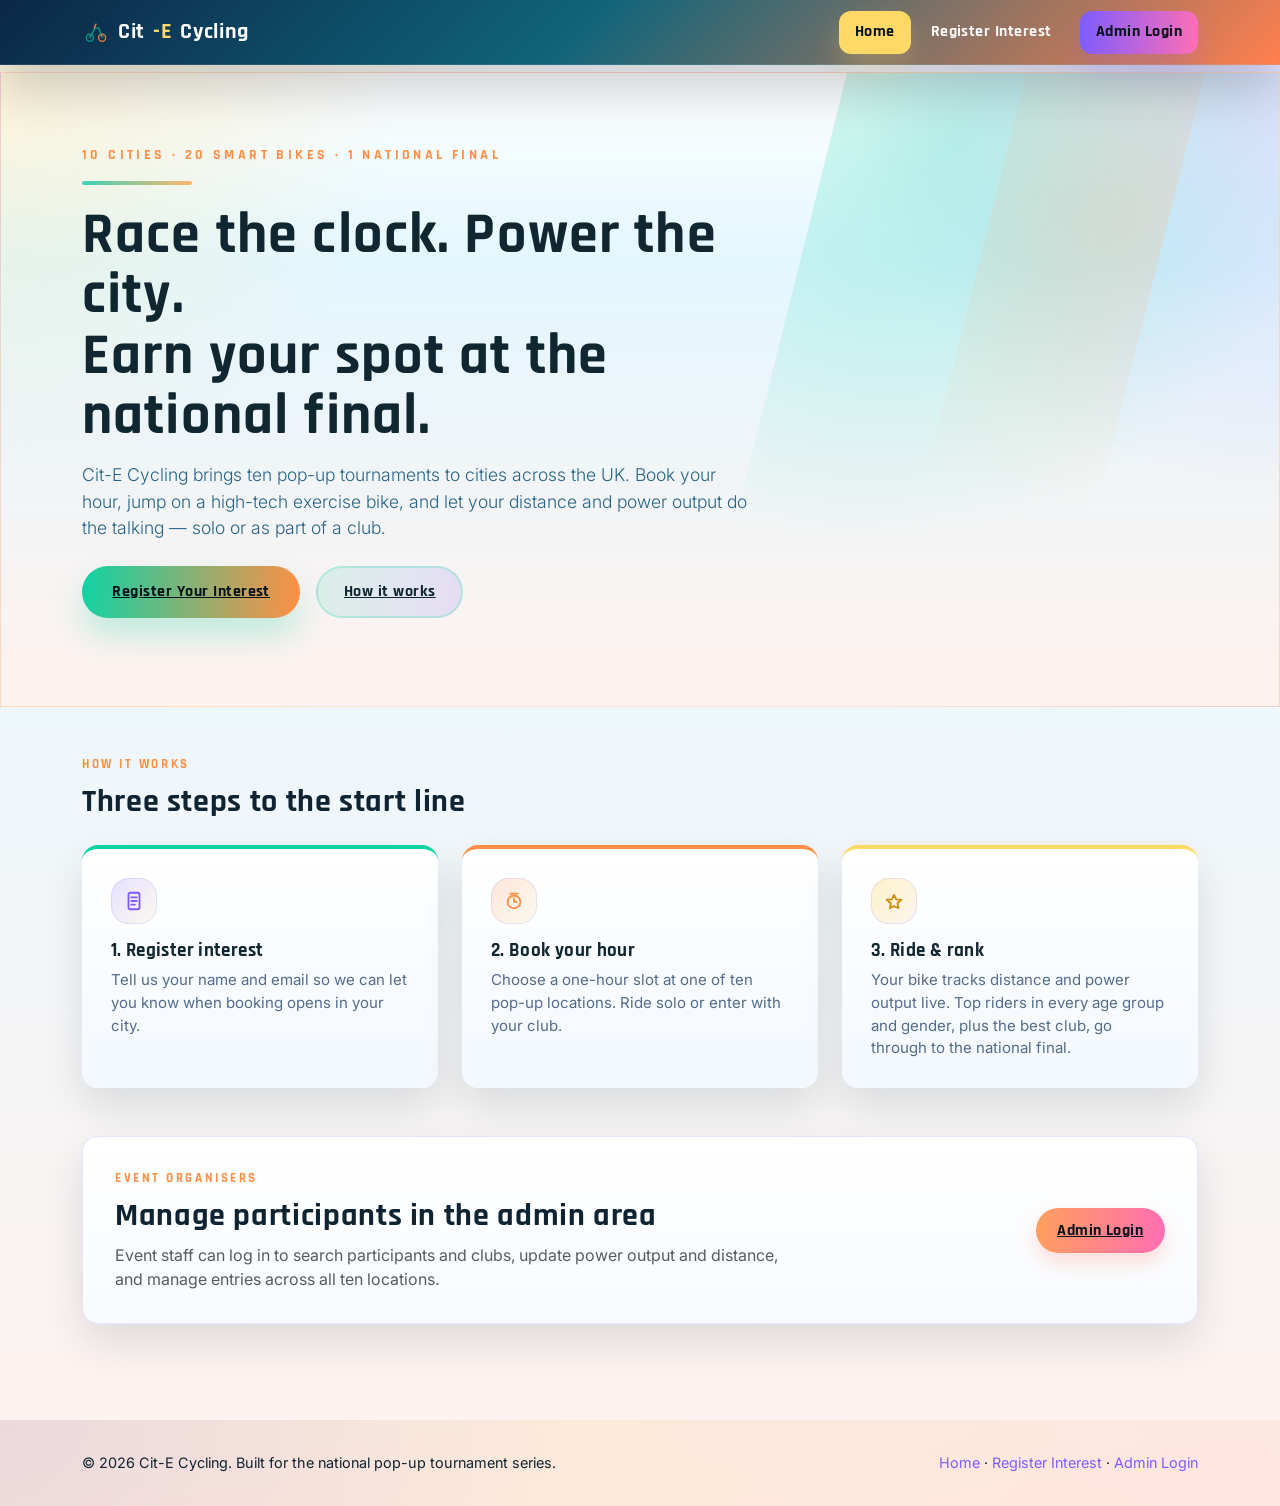
<file: index.html>
<!DOCTYPE html>
<html lang="en">
<head>
    <meta charset="UTF-8">
    <meta name="viewport" content="width=device-width, initial-scale=1.0">
    <meta http-equiv="X-UA-Compatible" content="ie=edge">
    <title>Cit-E Cycling | National Pop-Up Cycling Tournament</title>

    <link rel="preconnect" href="https://fonts.googleapis.com">
    <link rel="preconnect" href="https://fonts.gstatic.com" crossorigin>
    <link href="https://fonts.googleapis.com/css2?family=Inter:wght@400;500;600;700&family=Rajdhani:wght@500;600;700&display=swap" rel="stylesheet">
    <link href="https://cdn.jsdelivr.net/npm/bootstrap@5.3.3/dist/css/bootstrap.min.css" rel="stylesheet">
    <link rel="stylesheet" href="assets/css/style.css">
</head>
<body>
<a class="skip-link" href="#main-content">Skip to main content</a>

<nav class="navbar navbar-expand-lg cte-navbar">
    <div class="container">
        <a class="navbar-brand" href="index.html">
            <svg width="28" height="28" viewBox="0 0 64 64" fill="none" xmlns="http://www.w3.org/2000/svg" aria-hidden="true">
                <circle cx="18" cy="45" r="8" stroke="#0d9b86" stroke-width="3"/>
                <circle cx="46" cy="45" r="8" stroke="#ff7c3c" stroke-width="3"/>
                <path d="M18 45L30 23L38 23L46 45" stroke="#0d9b86" stroke-width="3" stroke-linecap="round" stroke-linejoin="round"/>
                <path d="M28 23L32 14" stroke="#ff7c3c" stroke-width="3" stroke-linecap="round"/>
                <path d="M14 42L23 39" stroke="#0d9b86" stroke-width="2" opacity="0.6"/>
                <path d="M50 42L41 39" stroke="#ff7c3c" stroke-width="2" opacity="0.6"/>
            </svg>
            Cit<span class="brand-accent">-E</span> Cycling
        </a>
        <button class="navbar-toggler" type="button" data-bs-toggle="collapse" data-bs-target="#cteNav" aria-controls="cteNav" aria-expanded="false" aria-label="Toggle navigation">
            <span class="navbar-toggler-icon"></span>
        </button>
        <div class="collapse navbar-collapse" id="cteNav">
            <ul class="navbar-nav ms-auto align-items-lg-center gap-lg-1">
                <li class="nav-item"><a class="nav-link active-page" href="index.html">Home</a></li>
                <li class="nav-item"><a class="nav-link" href="register.php">Register Interest</a></li>
                <li class="nav-item ms-lg-2"><a class="nav-link nav-cta" href="admin_login.html">Admin Login</a></li>
            </ul>
        </div>
    </div>
</nav>

<main id="main-content">

<header class="cte-hero">
    <div class="container">
        <div class="row align-items-center">
            <div class="col-lg-8">
                <p class="eyebrow">10 cities &middot; 20 smart bikes &middot; 1 national final</p>
                <div class="speedline"></div>
                <h1>Race the clock. Power the city.<br>Earn your spot at the national final.</h1>
                <p class="lead">Cit-E Cycling brings ten pop-up tournaments to cities across the UK. Book your hour, jump on a high-tech exercise bike, and let your distance and power output do the talking &mdash; solo or as part of a club.</p>
                <div class="d-flex flex-wrap gap-3 mt-4">
                    <a href="register.php" class="btn-cte-primary">Register Your Interest</a>
                    <a href="#how-it-works" class="btn-cte-secondary">How it works</a>
                </div>
            </div>
        </div>
    </div>
</header>

<section class="page-section" id="how-it-works">
    <div class="container">
        <p class="section-kicker mb-2">How it works</p>
        <h2 class="mb-4">Three steps to the start line</h2>
        <div class="row g-4">
            <div class="col-md-4">
                <div class="menu-tile">
                    <div class="tile-icon">
                        <svg width="22" height="22" viewBox="0 0 24 24" fill="none" stroke="currentColor" stroke-width="2" stroke-linecap="round" stroke-linejoin="round"><rect x="6" y="3" width="12" height="18" rx="2"/><path d="M9 8h6M9 12h6M9 16h4"/></svg>
                    </div>
                    <h3>1. Register interest</h3>
                    <p>Tell us your name and email so we can let you know when booking opens in your city.</p>
                </div>
            </div>
            <div class="col-md-4">
                <div class="menu-tile tile-orange">
                    <div class="tile-icon">
                        <svg width="22" height="22" viewBox="0 0 24 24" fill="none" stroke="currentColor" stroke-width="2" stroke-linecap="round" stroke-linejoin="round"><circle cx="12" cy="13" r="7"/><path d="M12 9v4h3"/><path d="M8 4h8"/></svg>
                    </div>
                    <h3>2. Book your hour</h3>
                    <p>Choose a one-hour slot at one of ten pop-up locations. Ride solo or enter with your club.</p>
                </div>
            </div>
            <div class="col-md-4">
                <div class="menu-tile tile-yellow">
                    <div class="tile-icon">
                        <svg width="22" height="22" viewBox="0 0 24 24" fill="none" stroke="currentColor" stroke-width="2" stroke-linecap="round" stroke-linejoin="round"><path d="M12 17.5l-4.5 2.4 1.2-5.2L4 10.6l5.6-.4L12 5.5l2.4 4.7 5.6.4-4.2 3.9 1.2 5.2z"/></svg>
                    </div>
                    <h3>3. Ride &amp; rank</h3>
                    <p>Your bike tracks distance and power output live. Top riders in every age group and gender, plus the best club, go through to the national final.</p>
                </div>
            </div>
        </div>
    </div>
</section>

<section class="page-section pt-0">
    <div class="container">
        <div class="cte-card cte-card-pad">
            <div class="row align-items-center g-4">
                <div class="col-md-8">
                    <p class="section-kicker mb-2">Event organisers</p>
                    <h2>Manage participants in the admin area</h2>
                    <p class="text-muted mb-0">Event staff can log in to search participants and clubs, update power output and distance, and manage entries across all ten locations.</p>
                </div>
                <div class="col-md-4 text-md-end">
                    <a href="admin_login.html" class="btn-cte-orange">Admin Login</a>
                </div>
            </div>
        </div>
    </div>
</section>

</main>

<footer class="cte-footer">
    <div class="container d-flex flex-column flex-md-row justify-content-between align-items-center gap-2">
        <div>&copy; 2026 Cit-E Cycling. Built for the national pop-up tournament series.</div>
        <div><a href="index.html">Home</a> &middot; <a href="register.php">Register Interest</a> &middot; <a href="admin_login.html">Admin Login</a></div>
    </div>
</footer>

<script src="https://cdn.jsdelivr.net/npm/bootstrap@5.3.3/dist/js/bootstrap.bundle.min.js"></script>
<script src="assets/js/script.js"></script>
</body>
</html>
</file>
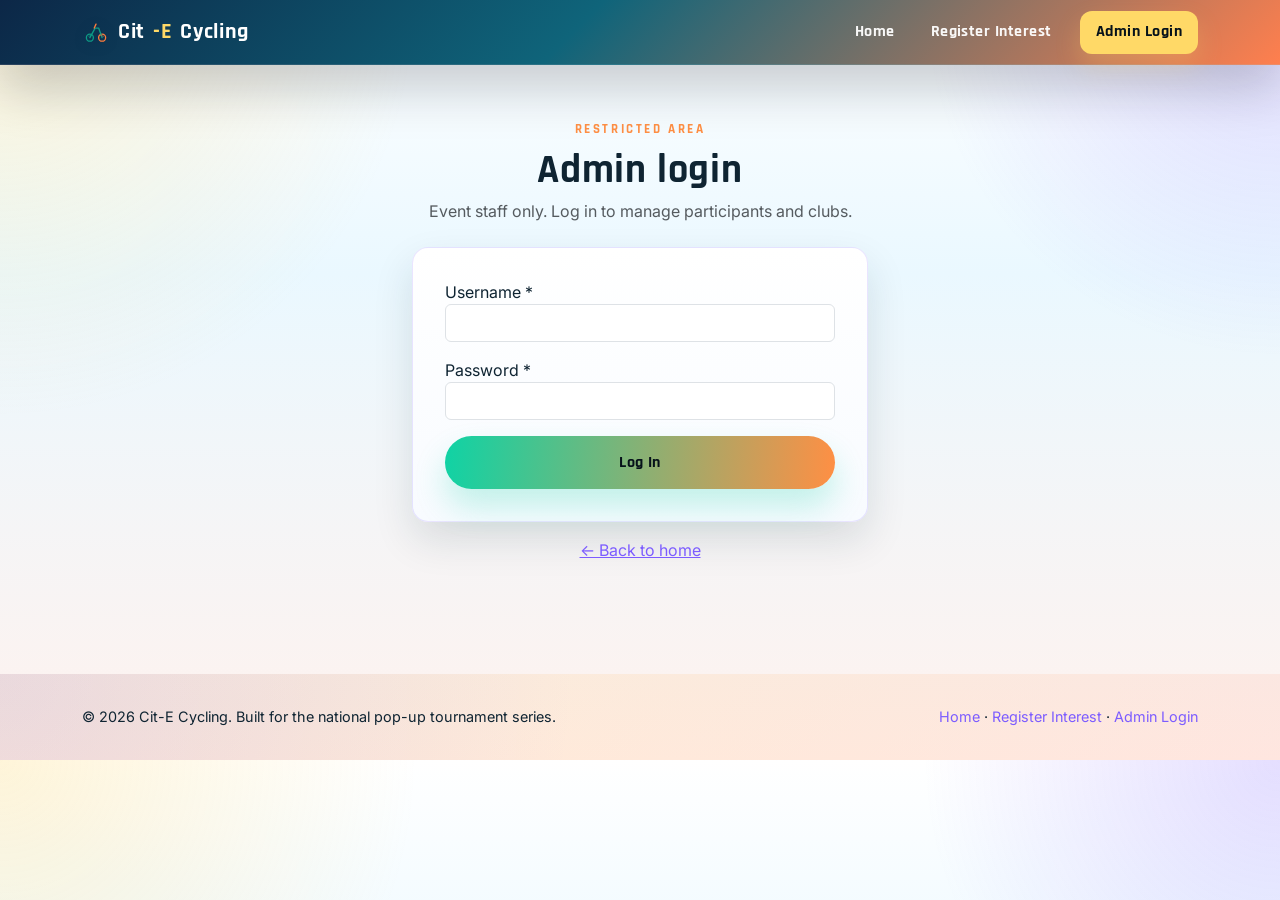
<file: admin_login.html>
<!DOCTYPE html>
<html lang="en">
<head>
    <meta charset="UTF-8">
    <meta name="viewport" content="width=device-width, initial-scale=1.0">
    <meta http-equiv="X-UA-Compatible" content="ie=edge">
    <title>Admin Login | Cit-E Cycling</title>
    <link rel="preconnect" href="https://fonts.googleapis.com">
    <link rel="preconnect" href="https://fonts.gstatic.com" crossorigin>
    <link href="https://fonts.googleapis.com/css2?family=Inter:wght@400;500;600;700&family=Rajdhani:wght@500;600;700&display=swap" rel="stylesheet">
    <link href="https://cdn.jsdelivr.net/npm/bootstrap@5.3.3/dist/css/bootstrap.min.css" rel="stylesheet">
    <link rel="stylesheet" href="assets/css/style.css">
</head>
<body>
<a class="skip-link" href="#main-content">Skip to main content</a>

<nav class="navbar navbar-expand-lg cte-navbar">
    <div class="container">
        <a class="navbar-brand" href="index.html">
            <svg width="28" height="28" viewBox="0 0 64 64" fill="none" xmlns="http://www.w3.org/2000/svg" aria-hidden="true">
                <circle cx="18" cy="45" r="8" stroke="#0d9b86" stroke-width="3"/>
                <circle cx="46" cy="45" r="8" stroke="#ff7c3c" stroke-width="3"/>
                <path d="M18 45L30 23L38 23L46 45" stroke="#0d9b86" stroke-width="3" stroke-linecap="round" stroke-linejoin="round"/>
                <path d="M28 23L32 14" stroke="#ff7c3c" stroke-width="3" stroke-linecap="round"/>
                <path d="M14 42L23 39" stroke="#0d9b86" stroke-width="2" opacity="0.6"/>
                <path d="M50 42L41 39" stroke="#ff7c3c" stroke-width="2" opacity="0.6"/>
            </svg>
            Cit<span class="brand-accent">-E</span> Cycling
        </a>
        <button class="navbar-toggler" type="button" data-bs-toggle="collapse" data-bs-target="#cteNav" aria-controls="cteNav" aria-expanded="false" aria-label="Toggle navigation">
            <span class="navbar-toggler-icon"></span>
        </button>
        <div class="collapse navbar-collapse" id="cteNav">
            <ul class="navbar-nav ms-auto align-items-lg-center gap-lg-1">
                <li class="nav-item"><a class="nav-link" href="index.html">Home</a></li>
                <li class="nav-item"><a class="nav-link" href="register.php">Register Interest</a></li>
                <li class="nav-item ms-lg-2"><a class="nav-link nav-cta active-page" href="admin_login.html">Admin Login</a></li>
            </ul>
        </div>
    </div>
</nav>

<main id="main-content">
<section class="page-section">
    <div class="container" style="max-width: 480px;">
        <div class="text-center mb-4">
            <p class="section-kicker mb-2">Restricted area</p>
            <h1 class="mb-1">Admin login</h1>
            <p class="text-muted">Event staff only. Log in to manage participants and clubs.</p>
        </div>

        <div id="loginAlertHost"></div>

        <div class="cte-card cte-card-pad">
            <form action="login.php" method="POST" class="cte-validate" novalidate>
                <div class="mb-3">
                    <label for="username">Username <span class="required-mark">*</span></label>
                    <input type="text" class="form-control" id="username" name="username" required maxlength="10" data-error-message="Please enter your username." autocomplete="username">
                    <div class="invalid-feedback">Please enter your username.</div>
                </div>
                <div class="mb-3">
                    <label for="password">Password <span class="required-mark">*</span></label>
                    <input type="password" class="form-control" id="password" name="password" required maxlength="15" data-error-message="Please enter your password." autocomplete="current-password">
                    <div class="invalid-feedback">Please enter your password.</div>
                </div>
                <button type="submit" class="btn-cte-primary w-100">Log In</button>
            </form>
        </div>
        <p class="text-center mt-3"><a href="index.html">&larr; Back to home</a></p>
    </div>
</section>
</main>

<footer class="cte-footer">
    <div class="container d-flex flex-column flex-md-row justify-content-between align-items-center gap-2">
        <div>&copy; 2026 Cit-E Cycling. Built for the national pop-up tournament series.</div>
        <div><a href="index.html">Home</a> &middot; <a href="register.php">Register Interest</a> &middot; <a href="admin_login.html">Admin Login</a></div>
    </div>
</footer>

<script src="https://cdn.jsdelivr.net/npm/bootstrap@5.3.3/dist/js/bootstrap.bundle.min.js"></script>
<script src="assets/js/script.js"></script>
<script>
    // Show a flash message passed via the redirect query string (?error=... or ?loggedout=1)
    (function () {
        const params = new URLSearchParams(window.location.search);
        const host = document.getElementById('loginAlertHost');
        if (params.get('error')) {
            host.innerHTML = '<div class="cte-alert cte-alert-danger mb-3">Incorrect username or password. Please try again.</div>';
        } else if (params.get('loggedout')) {
            host.innerHTML = '<div class="cte-alert cte-alert-success mb-3" data-autodismiss>You have been logged out successfully.</div>';
        } else if (params.get('session')) {
            host.innerHTML = '<div class="cte-alert cte-alert-info mb-3">Please log in to access the admin area.</div>';
        }
    })();
</script>
</body>
</html>
</file>
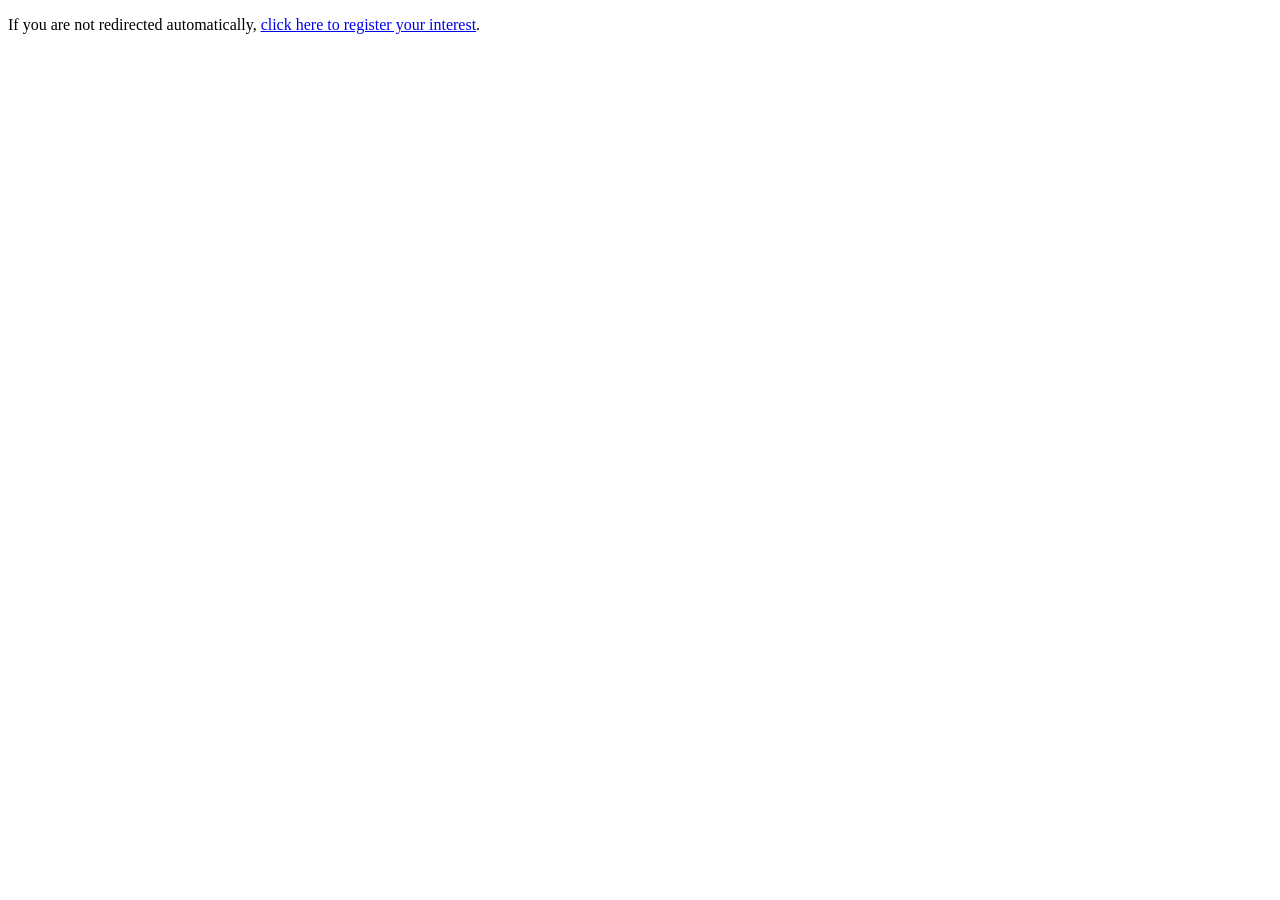
<file: register_form.html>
﻿<!DOCTYPE html>
<html lang="en">
<head>
    <meta charset="UTF-8">
    <meta http-equiv="refresh" content="0; URL=register.php">
    <meta name="viewport" content="width=device-width, initial-scale=1.0">
    <title>Redirecting…</title>
</head>
<body>
    <p>If you are not redirected automatically, <a href="register.php">click here to register your interest</a>.</p>
</body>
</html>
</file>
<file: assets/css/style.css>
/* =========================================================
   Cit-E Cycling — Design System
   Display font : Rajdhani  (technical / dashboard feel)
   Body font    : Inter
   Palette      : night-ride navy + electric teal + sunrise orange
   Signature    : diagonal "speed stripe" bands + circular
                  dashboard gauges, echoing a bike computer
   ========================================================= */

:root {
  --navy-900: #102631;
  --navy-800: #15445f;
  --navy-700: #266487;
  --teal-400: #3ed1b6;
  --teal-500: #0fd3a5;
  --teal-600: #05b895;
  --orange-400: #ffb76b;
  --orange-500: #ff8f44;
  --yellow-400: #ffd967;
  --pink-400: #ff6eb4;
  --purple-400: #7c5cff;
  --bg: #eefcff;
  --card: #ffffff;
  --text: #0f2432;
  --muted: #607a97;
  --danger: #d64545;
  --success: #18b47d;
  --radius: 16px;
  --shadow-soft: 0 18px 40px rgba(16, 38, 49, 0.12);
  --shadow-pop: 0 20px 48px rgba(16, 38, 49, 0.18);
  --font-display: "Rajdhani", "Segoe UI", sans-serif;
  --font-body: "Inter", "Segoe UI", sans-serif;
}

* { box-sizing: border-box; }

html { scroll-behavior: smooth; }

body {
  margin: 0;
  font-family: var(--font-body);
  background: radial-gradient(circle at top left, rgba(255, 214, 103, 0.25), transparent 28%),
              radial-gradient(circle at top right, rgba(124, 92, 255, 0.20), transparent 24%),
              linear-gradient(180deg, #ffffff 0%, #eaf8ff 36%, #fff2ee 100%);
  color: var(--text);
  -webkit-font-smoothing: antialiased;
  padding-top: 72px;
}

h1, h2, h3, h4, .display-font {
  font-family: var(--font-display);
  font-weight: 700;
  letter-spacing: 0.02em;
}

a { color: var(--purple-400); }
a:hover { color: var(--orange-500); }

/* ---------- Skip link / accessibility ---------- */
.skip-link {
  position: absolute;
  left: -999px;
  top: 0;
  background: var(--yellow-400);
  color: var(--navy-900);
  padding: 0.5rem 1rem;
  z-index: 2000;
  font-weight: 700;
}
.skip-link:focus {
  left: 1rem;
  top: 1rem;
}

:focus-visible {
  outline: 3px solid var(--orange-400);
  outline-offset: 2px;
}

/* ---------- Navbar ---------- */
.cte-navbar {
  position: fixed;
  top: 0; left: 0; right: 0;
  z-index: 1030;
  background: linear-gradient(135deg, #0c2747, #0f647a 45%, #ff7f4e 100%);
  border-bottom: 1px solid rgba(255, 255, 255, 0.12);
  backdrop-filter: blur(18px);
  box-shadow: 0 22px 52px rgba(7, 18, 32, 0.22);
  padding: 0.65rem 0;
}

.cte-navbar .navbar-brand {
  font-family: var(--font-display);
  font-weight: 700;
  font-size: 1.4rem;
  color: #ffffff !important;
  display: flex;
  align-items: center;
  gap: 0.5rem;
  letter-spacing: 0.03em;
}

.cte-navbar .navbar-brand .brand-accent { color: #ffd967; }
.cte-navbar .navbar-brand svg { flex-shrink: 0; filter: drop-shadow(0 2px 8px rgba(0,0,0,0.15)); }

.cte-navbar .nav-link {
  color: rgba(255,255,255,0.95) !important;
  font-weight: 700;
  font-family: var(--font-display);
  letter-spacing: 0.03em;
  padding: 0.6rem 1rem !important;
  border-radius: 12px;
  transition: background 0.18s ease, color 0.18s ease, transform 0.18s ease;
}
.cte-navbar .nav-link:hover { background: rgba(255,255,255,0.18); color: #ffffff !important; transform: translateY(-1px); }
.cte-navbar .nav-link.active-page {
  color: #06121a !important;
  background: #ffd967;
  box-shadow: 0 12px 24px rgba(255, 213, 103, 0.24);
}

.cte-navbar .nav-cta {
  background: linear-gradient(95deg, #7c5cff, #ff6eb4);
  color: #071319 !important;
  box-shadow: 0 12px 28px rgba(124, 92, 255, 0.22);
}
.cte-navbar .nav-cta:hover { background: linear-gradient(95deg, #8d72ff, #ff89d0); color: #071319 !important; transform: translateY(-1px); }

.cte-navbar .navbar-toggler {
  border: none;
  color: var(--navy-900);
}
.cte-navbar .navbar-toggler:focus { box-shadow: none; }

/* ---------- Hero ---------- */
.cte-hero {
  position: relative;
  overflow: hidden;
  background: radial-gradient(circle at top left, rgba(255, 214, 103, 0.24), transparent 28%),
              radial-gradient(circle at top right, rgba(124, 92, 255, 0.18), transparent 30%),
              linear-gradient(180deg, #ffffff 0%, #e3f7ff 30%, #fff2ee 100%);
  color: var(--navy-900);
  padding: 4.5rem 0 5.5rem;
  border: 1px solid rgba(255, 143, 68, 0.26);
}

.cte-hero::before,
.cte-hero::after {
  content: "";
  position: absolute;
  top: -15%;
  bottom: -15%;
  width: 48%;
  transform: skewX(-14deg);
  z-index: 0;
}
.cte-hero::before {
  right: -8%;
  background: radial-gradient(circle at 20% 20%, rgba(13, 211, 165, 0.26), transparent 50%);
}
.cte-hero::after {
  right: 12%;
  width: 14%;
  background: radial-gradient(circle at 75% 30%, rgba(255, 179, 107, 0.24), transparent 48%);
}

.cte-hero .container { position: relative; z-index: 1; }

.cte-hero .eyebrow {
  font-family: var(--font-display);
  text-transform: uppercase;
  letter-spacing: 0.25em;
  color: var(--orange-500);
  font-size: 0.85rem;
  font-weight: 700;
}

.cte-hero h1 {
  font-size: clamp(2.2rem, 5vw, 3.6rem);
  line-height: 1.05;
  margin: 0.6rem 0 1rem;
}

.cte-hero p.lead {
  color: var(--navy-700);
  max-width: 42rem;
  font-size: 1.1rem;
}

.cte-hero .speedline {
  height: 4px;
  width: 110px;
  background: linear-gradient(90deg, var(--teal-400), var(--orange-400));
  border-radius: 4px;
  margin-bottom: 1.2rem;
}

/* ---------- Buttons ---------- */
.btn-cte-primary {
  background: linear-gradient(95deg, #0fd3a5, #ff8f44);
  border: none;
  color: #06121a;
  font-family: var(--font-display);
  font-weight: 800;
  letter-spacing: 0.03em;
  padding: 0.9rem 1.9rem;
  border-radius: 999px;
  box-shadow: 0 18px 32px rgba(15, 211, 165, 0.24);
  transition: transform 0.15s ease, box-shadow 0.15s ease, filter 0.15s ease;
}
.btn-cte-primary:hover {
  transform: translateY(-2px);
  box-shadow: 0 20px 38px rgba(15, 211, 165, 0.28);
  filter: brightness(1.02);
  color: #06121a;
}

.btn-cte-secondary {
  background: linear-gradient(95deg, rgba(14, 211, 165, 0.12), rgba(124, 92, 255, 0.14));
  border: 2px solid rgba(14, 211, 165, 0.22);
  color: var(--navy-900);
  font-family: var(--font-display);
  font-weight: 700;
  letter-spacing: 0.03em;
  padding: 0.75rem 1.6rem;
  border-radius: 999px;
  transition: border-color 0.15s ease, background 0.15s ease, color 0.15s ease;
}
.btn-cte-secondary:hover {
  border-color: #0fd3a5;
  background: rgba(14, 211, 165, 0.18);
  color: var(--navy-900);
}

.btn-cte-orange {
  background: linear-gradient(95deg, #ff9f5c, #ff6eb4);
  border: none;
  color: #06121a;
  font-family: var(--font-display);
  font-weight: 700;
  letter-spacing: 0.03em;
  border-radius: 999px;
  padding: 0.75rem 1.35rem;
  box-shadow: 0 10px 20px rgba(255, 142, 116, 0.28);
}
.btn-cte-orange:hover { color: #06121a; transform: translateY(-1px); }

.btn-cte-danger {
  background: linear-gradient(95deg, #ff7c99, #ff8c8c);
  border: none;
  color: #06121a;
  font-family: var(--font-display);
  font-weight: 700;
  border-radius: 999px;
  padding: 0.65rem 1.2rem;
}
.btn-cte-danger:hover { color: #06121a; opacity: 0.96; }

.btn-cte-ghost {
  background: linear-gradient(135deg, rgba(124, 92, 255, 0.16), rgba(255, 214, 103, 0.14));
  border: 1px solid rgba(124, 92, 255, 0.18);
  color: var(--navy-900);
  font-weight: 600;
  border-radius: 999px;
  padding: 0.55rem 1.2rem;
}
.btn-cte-ghost:hover { background: rgba(124, 92, 255, 0.18); color: var(--navy-900); }

/* ---------- Sections / Cards ---------- */
.page-section {
  padding: 3rem 0;
}

.cte-card {
  background: linear-gradient(180deg, #ffffff 0%, #f8fbff 100%);
  border-radius: var(--radius);
  box-shadow: var(--shadow-soft);
  border: 1px solid rgba(124, 92, 255, 0.16);
}

.cte-card-pad { padding: 2rem; }

.section-kicker {
  font-family: var(--font-display);
  text-transform: uppercase;
  letter-spacing: 0.2em;
  color: var(--orange-500);
  font-weight: 700;
  font-size: 0.8rem;
}

/* feature / menu tiles */
.menu-tile {
  display: block;
  background: linear-gradient(180deg, #ffffff 0%, #f3f9ff 100%);
  border-radius: var(--radius);
  padding: 1.8rem;
  box-shadow: var(--shadow-soft);
  text-decoration: none;
  color: var(--text);
  height: 100%;
  border-top: 4px solid var(--teal-500);
  transition: transform 0.18s ease, box-shadow 0.18s ease, border-color 0.18s ease;
}
.menu-tile:hover {
  transform: translateY(-5px);
  box-shadow: 0 26px 46px rgba(16, 38, 49, 0.14);
  border-color: #ff8f44;
}
.menu-tile.tile-orange { border-top-color: #ff8f44; }
.menu-tile.tile-yellow { border-top-color: #ffd967; }
.menu-tile .tile-icon {
  width: 46px; height: 46px;
  display: flex; align-items: center; justify-content: center;
  border-radius: 18px;
  background: linear-gradient(135deg, rgba(124, 92, 255, 0.18), rgba(255, 214, 103, 0.10));
  color: #7c5cff;
  margin-bottom: 1rem;
  box-shadow: inset 0 0 0 1px rgba(124, 92, 255, 0.14);
}
.menu-tile.tile-orange .tile-icon { background: linear-gradient(135deg, rgba(255, 142, 74, 0.22), rgba(255, 210, 63, 0.08)); color: #ff8f44; }
.menu-tile.tile-yellow .tile-icon { background: linear-gradient(135deg, rgba(255, 210, 63, 0.28), rgba(255, 147, 47, 0.08)); color: #d18b0e; }
.menu-tile h3 { font-size: 1.17rem; margin-bottom: 0.45rem; color: var(--navy-900); }
.menu-tile p { color: #536b8a; margin-bottom: 0; font-size: 0.94rem; }

/* dashboard stat cards (gauge feel) */
.stat-card {
  background: linear-gradient(135deg, rgba(13, 211, 165, 0.16), rgba(124, 92, 255, 0.12));
  color: #08111b;
  border-radius: var(--radius);
  padding: 1.6rem 1.3rem;
  position: relative;
  overflow: hidden;
  border: 1px solid rgba(255, 255, 255, 0.22);
}
.stat-card::after {
  content: "";
  position: absolute;
  right: -30px; top: -30px;
  width: 100px; height: 100px;
  border-radius: 50%;
  background: rgba(255, 255, 255, 0.18);
}
.stat-card .stat-value {
  font-family: var(--font-display);
  font-size: 2.2rem;
  font-weight: 800;
  color: #07121a;
  position: relative; z-index: 1;
}
.stat-card .stat-label {
  text-transform: uppercase;
  letter-spacing: 0.12em;
  font-size: 0.72rem;
  color: rgba(7, 18, 26, 0.72);
  position: relative; z-index: 1;
}

/* ---------- Forms ---------- */
.cte-form label {
  font-weight: 600;
  font-size: 0.9rem;
  margin-bottom: 0.3rem;
  color: #e8f4fb;
}
.cte-form .required-mark { color: var(--orange-400); }

.cte-form .form-control,
.cte-form .form-select {
  border-radius: 10px;
  border: 1.5px solid rgba(255,255,255,0.12);
  padding: 0.65rem 0.9rem;
  background: rgba(255,255,255,0.04);
  color: #f1fbff;
}
.cte-form .form-control::placeholder,
.cte-form .form-select::placeholder {
  color: rgba(241, 251, 255, 0.55);
}
.cte-form .form-control:focus,
.cte-form .form-select:focus {
  border-color: var(--teal-500);
  box-shadow: 0 0 0 0.2rem rgba(27,194,162,0.22);
  background: rgba(255,255,255,0.08);
}

.cte-form .form-control.is-invalid { border-color: var(--danger); }
.cte-form .invalid-feedback { font-size: 0.82rem; color: #ffb8b8; }

.cte-form .form-control:disabled {
  background: rgba(255,255,255,0.03);
  color: #7f9bb2;
}

/* ---------- Alerts / flash messages ---------- */
.cte-alert {
  display: block;
  width: 100%;
  border-radius: 12px;
  border: none;
  padding: 1rem 1.2rem;
  font-weight: 700;
  box-shadow: 0 8px 24px rgba(0, 0, 0, 0.12);
  letter-spacing: 0.01em;
}
.cte-alert-success { background: linear-gradient(90deg, rgba(40, 199, 145, 0.28), rgba(19, 145, 120, 0.22)); color: #0b2217; border-left: 6px solid var(--success); }
.cte-alert-danger { background: linear-gradient(90deg, rgba(255, 80, 80, 0.32), rgba(255, 56, 56, 0.34)); color: #4a0202; border-left: 6px solid #d9534f; }
.cte-alert-info { background: linear-gradient(90deg, rgba(38, 118, 205, 0.28), rgba(26, 160, 206, 0.24)); color: #0f2f4f; border-left: 6px solid #1ea0ce; }
.cte-form-error-banner { background: linear-gradient(90deg, rgba(255, 90, 90, 0.34), rgba(255, 65, 65, 0.38)); color: #4a0202; border-left: 6px solid #d9534f; }

[class*="btn-cte-"].btn-sm {
  padding: 0.32rem 0.85rem;
  font-size: 0.82rem;
}

/* ---------- Tables ---------- */
.cte-table-wrap {
  background: var(--card);
  border-radius: var(--radius);
  box-shadow: var(--shadow-soft);
  overflow: hidden;
}
.table-cte thead {
  background: linear-gradient(95deg, rgba(255, 214, 103, 0.22), rgba(124, 92, 255, 0.18));
  color: #06121a;
}
.table-cte thead th {
  font-family: var(--font-display);
  letter-spacing: 0.04em;
  font-weight: 700;
  border: none;
  vertical-align: middle;
  color: #06121a;
}
.table-cte tbody tr:hover { background: rgba(255, 214, 103, 0.14); }
.table-cte td {
  vertical-align: middle;
  color: #0f2432;
}

.badge-club {
  background: rgba(13, 155, 134, 0.12);
  color: var(--teal-500);
  font-weight: 600;
  padding: 0.35em 0.7em;
  border-radius: 999px;
  font-size: 0.78rem;
}

.search-highlight {
  background: rgba(255,210,63,0.55);
  padding: 0 2px;
  border-radius: 3px;
}

/* ---------- Footer ---------- */
.cte-footer {
  background: radial-gradient(circle at top left, rgba(124, 92, 255, 0.14), transparent 45%),
              linear-gradient(135deg, rgba(255, 214, 103, 0.18), rgba(255, 141, 116, 0.12));
  color: #0f2432;
  padding: 2rem 0;
  margin-top: 3rem;
  font-size: 0.9rem;
}
.cte-footer a { color: #7c5cff; text-decoration: none; }
.cte-footer a:hover { color: #ff8f44; }

/* ---------- Misc ---------- */
.club-progress { height: 8px; border-radius: 6px; background: rgba(255,255,255,0.05); overflow: hidden; }
.club-progress > span {
  display: block; height: 100%;
  background: linear-gradient(90deg, var(--teal-400), var(--orange-400));
}

.empty-state {
  text-align: center;
  padding: 3rem 1rem;
  color: #c5d5e3;
}
.empty-state svg { color: var(--teal-400); margin-bottom: 1rem; }

@media (max-width: 767.98px) {
  body { padding-top: 64px; }
  .cte-hero { padding: 3rem 0 3.5rem; text-align: center; }
  .cte-hero .speedline { margin-left: auto; margin-right: auto; }
}

@media (prefers-reduced-motion: reduce) {
  * { transition: none !important; animation: none !important; }
}
</file>
